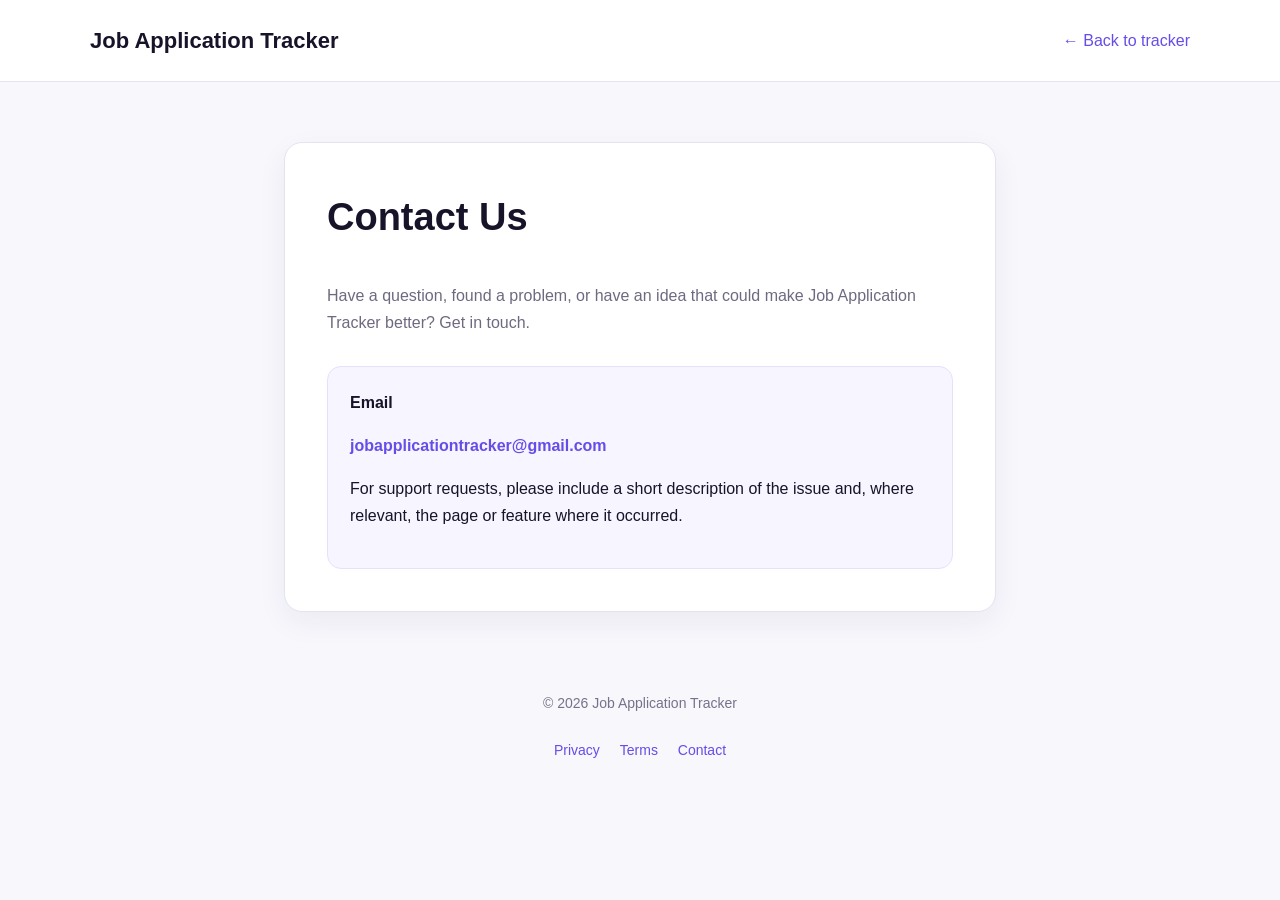
<file: contact.html>
<!DOCTYPE html>
<html lang="en">
<head>
    <meta charset="UTF-8">

    <meta name="viewport" content="width=device-width, initial-scale=1.0">

    <title>Contact | Job Application Tracker</title>

    <meta name="description"
          content="Contact Job Application Tracker for support, feedback, questions, or suggestions.">

    <meta name="robots" content="index, follow">

    <link rel="canonical" href="https://YOUR-DOMAIN.com/contact.html">

    <style>
        * {
            box-sizing: border-box;
        }

        body {
            margin: 0;
            font-family: Arial, Helvetica, sans-serif;
            background: #f7f7fc;
            color: #171329;
            line-height: 1.7;
        }

        .site-header {
            background: #ffffff;
            border-bottom: 1px solid #e5e2f2;
            padding: 22px 24px;
        }

        .header-inner {
            max-width: 1100px;
            margin: auto;
            display: flex;
            align-items: center;
            justify-content: space-between;
        }

        .brand {
            color: #171329;
            text-decoration: none;
            font-size: 22px;
            font-weight: 700;
        }

        .back-link {
            color: #654de8;
            text-decoration: none;
        }

        .container {
            max-width: 760px;
            margin: 60px auto;
            padding: 0 24px;
        }

        .card {
            background: #ffffff;
            border: 1px solid #e5e2f2;
            border-radius: 18px;
            padding: 42px;
            box-shadow: 0 10px 30px rgba(40, 30, 90, 0.06);
        }

        h1 {
            margin-top: 0;
            font-size: 38px;
        }

        .intro {
            color: #6f6980;
            margin-bottom: 30px;
        }

        .contact-box {
            background: #f7f5ff;
            border: 1px solid #e5e0ff;
            border-radius: 14px;
            padding: 22px;
            margin-top: 25px;
        }

        .contact-box a {
            color: #654de8;
            font-weight: 600;
            text-decoration: none;
        }

        footer {
            max-width: 760px;
            margin: 40px auto;
            padding: 20px 24px;
            text-align: center;
            color: #77728b;
            font-size: 14px;
        }

        footer a {
            margin: 0 8px;
            text-decoration: none;
            color: #654de8;
        }

        @media (max-width: 600px) {

            .card {
                padding: 25px;
            }

            h1 {
                font-size: 30px;
            }

            .header-inner {
                flex-direction: column;
                align-items: flex-start;
                gap: 10px;
            }
        }
    </style>
</head>

<body>

<header class="site-header">
    <div class="header-inner">

        <a href="index.html" class="brand">
            Job Application Tracker
        </a>

        <a href="index.html" class="back-link">
            ← Back to tracker
        </a>

    </div>
</header>

<main class="container">

    <section class="card">

        <h1>Contact Us</h1>

        <p class="intro">
            Have a question, found a problem, or have an idea that could make
            Job Application Tracker better? Get in touch.
        </p>

        <div class="contact-box">

            <strong>Email</strong>

            <p>
                <a href="mailto:jobapplicationtracker@gmail.com">
                    jobapplicationtracker@gmail.com
                </a>
            </p>

            <p>
                For support requests, please include a short description of
                the issue and, where relevant, the page or feature where it
                occurred.
            </p>

        </div>

    </section>

</main>

<footer>

    © 2026 Job Application Tracker

    <br><br>

    <a href="privacy.html">Privacy</a>
    <a href="terms.html">Terms</a>
    <a href="contact.html">Contact</a>

</footer>

</body>
</html>
</file>
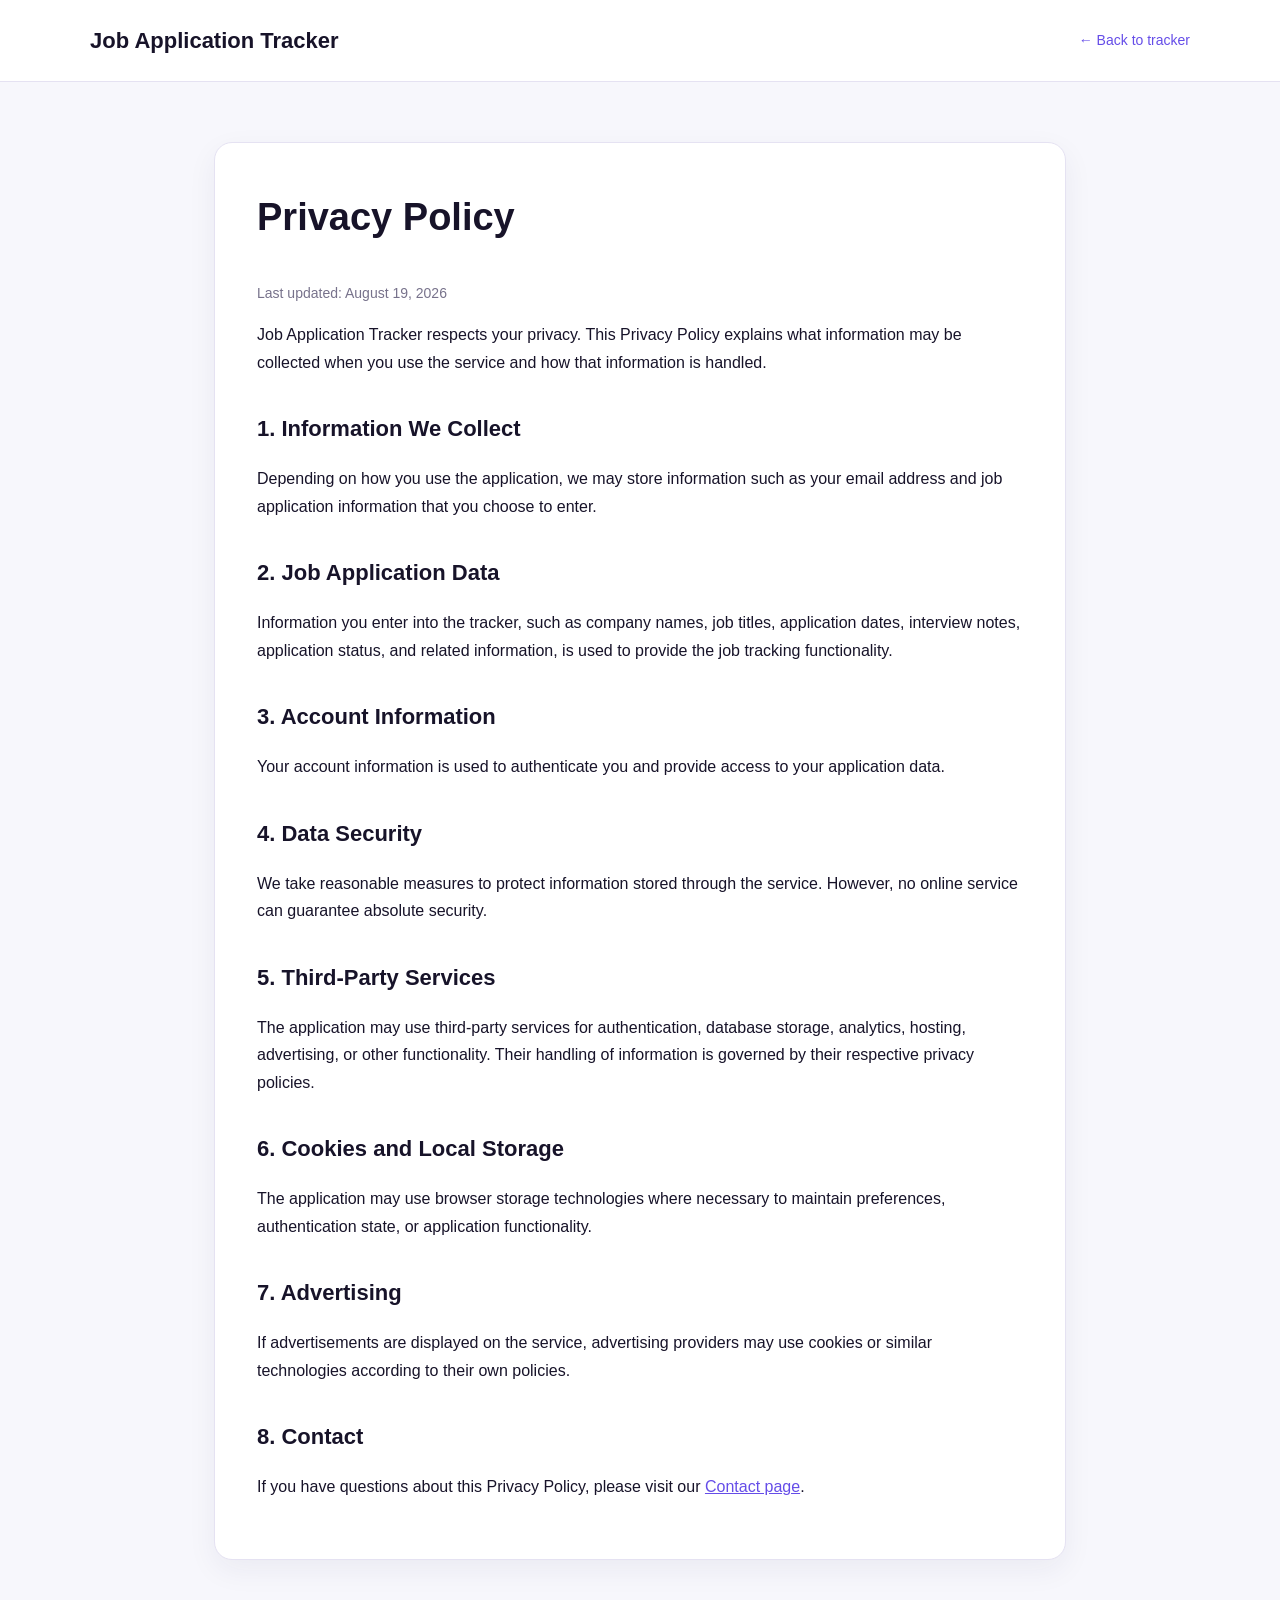
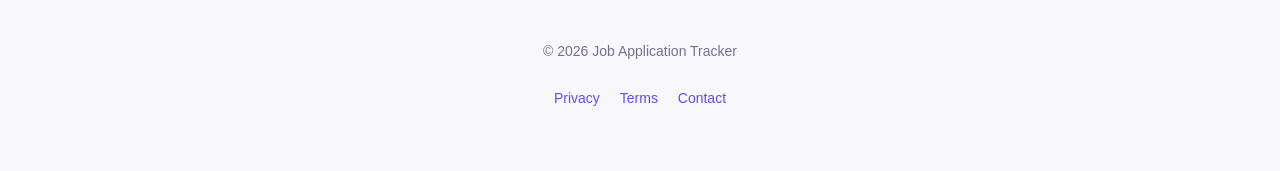
<file: privacy.html>
<!DOCTYPE html>
<html lang="en">
<head>
    <meta charset="UTF-8">

    <meta name="viewport" content="width=device-width, initial-scale=1.0">

    <title>Privacy Policy | Job Application Tracker</title>

    <meta name="description"
          content="Privacy Policy for Job Application Tracker. Learn how your job application data is stored, protected, and used.">

    <meta name="robots" content="index, follow">

    <link rel="canonical" href="https://YOUR-DOMAIN.com/privacy.html">

    <style>
        * {
            box-sizing: border-box;
        }

        body {
            margin: 0;
            font-family: Arial, Helvetica, sans-serif;
            background: #f7f7fc;
            color: #171329;
            line-height: 1.7;
        }

        .site-header {
            background: #ffffff;
            border-bottom: 1px solid #e5e2f2;
            padding: 22px 24px;
        }

        .header-inner {
            max-width: 1100px;
            margin: auto;
            display: flex;
            align-items: center;
            justify-content: space-between;
            gap: 20px;
        }

        .brand {
            text-decoration: none;
            color: #171329;
            font-weight: 700;
            font-size: 22px;
        }

        .back-link {
            color: #654de8;
            text-decoration: none;
            font-size: 14px;
        }

        .container {
            max-width: 900px;
            margin: 60px auto;
            padding: 0 24px;
        }

        .card {
            background: #ffffff;
            border: 1px solid #e5e2f2;
            border-radius: 18px;
            padding: 42px;
            box-shadow: 0 10px 30px rgba(40, 30, 90, 0.06);
        }

        h1 {
            margin-top: 0;
            font-size: 38px;
        }

        h2 {
            margin-top: 34px;
            font-size: 22px;
        }

        a {
            color: #654de8;
        }

        .updated {
            color: #77728b;
            font-size: 14px;
        }

        footer {
            max-width: 900px;
            margin: 40px auto;
            padding: 20px 24px;
            text-align: center;
            color: #77728b;
            font-size: 14px;
        }

        footer a {
            margin: 0 8px;
            text-decoration: none;
        }

        @media (max-width: 600px) {
            .card {
                padding: 25px;
            }

            h1 {
                font-size: 30px;
            }

            .header-inner {
                flex-direction: column;
                align-items: flex-start;
            }
        }
    </style>
</head>

<body>

<header class="site-header">
    <div class="header-inner">
        <a href="index.html" class="brand">
            Job Application Tracker
        </a>

        <a href="index.html" class="back-link">
            ← Back to tracker
        </a>
    </div>
</header>

<main class="container">
    <article class="card">

        <h1>Privacy Policy</h1>

        <p class="updated">
            Last updated: August 19, 2026
        </p>

        <p>
            Job Application Tracker respects your privacy. This Privacy Policy
            explains what information may be collected when you use the service
            and how that information is handled.
        </p>

        <h2>1. Information We Collect</h2>

        <p>
            Depending on how you use the application, we may store information
            such as your email address and job application information that you
            choose to enter.
        </p>

        <h2>2. Job Application Data</h2>

        <p>
            Information you enter into the tracker, such as company names,
            job titles, application dates, interview notes, application status,
            and related information, is used to provide the job tracking
            functionality.
        </p>

        <h2>3. Account Information</h2>

        <p>
            Your account information is used to authenticate you and provide
            access to your application data.
        </p>

        <h2>4. Data Security</h2>

        <p>
            We take reasonable measures to protect information stored through
            the service. However, no online service can guarantee absolute
            security.
        </p>

        <h2>5. Third-Party Services</h2>

        <p>
            The application may use third-party services for authentication,
            database storage, analytics, hosting, advertising, or other
            functionality. Their handling of information is governed by their
            respective privacy policies.
        </p>

        <h2>6. Cookies and Local Storage</h2>

        <p>
            The application may use browser storage technologies where necessary
            to maintain preferences, authentication state, or application
            functionality.
        </p>

        <h2>7. Advertising</h2>

        <p>
            If advertisements are displayed on the service, advertising
            providers may use cookies or similar technologies according to
            their own policies.
        </p>

        <h2>8. Contact</h2>

        <p>
            If you have questions about this Privacy Policy, please visit our
            <a href="contact.html">Contact page</a>.
        </p>

    </article>
</main>

<footer>
    © 2026 Job Application Tracker
    <br><br>
    <a href="privacy.html">Privacy</a>
    <a href="terms.html">Terms</a>
    <a href="contact.html">Contact</a>
</footer>

</body>
</html>
</file>
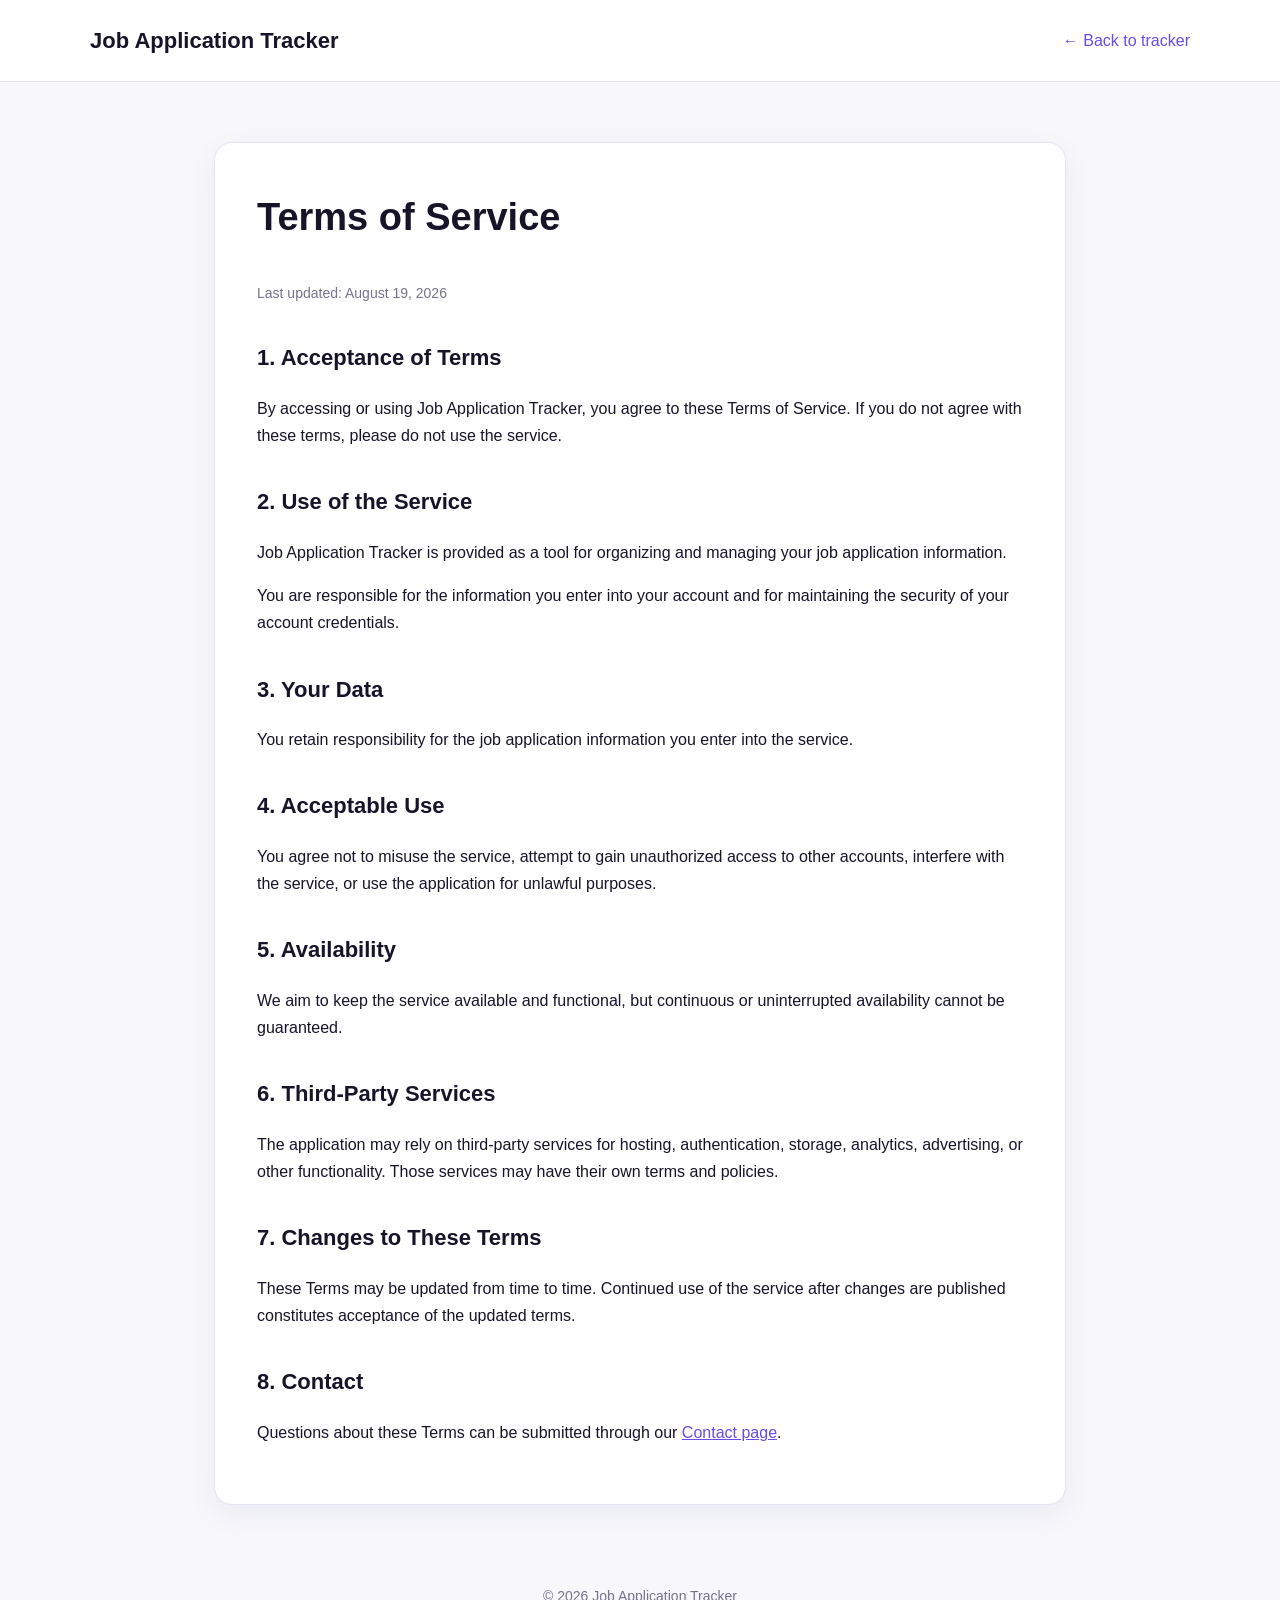
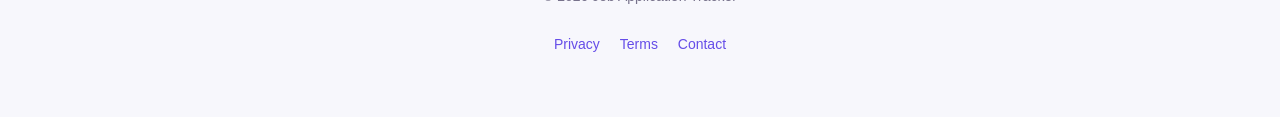
<file: terms.html>
<!DOCTYPE html>
<html lang="en">
<head>
    <meta charset="UTF-8">

    <meta name="viewport" content="width=device-width, initial-scale=1.0">

    <title>Terms of Service | Job Application Tracker</title>

    <meta name="description"
          content="Terms of Service for Job Application Tracker. Read the terms governing use of the job application tracking service.">

    <meta name="robots" content="index, follow">

    <link rel="canonical" href="https://YOUR-DOMAIN.com/terms.html">

    <style>
        * {
            box-sizing: border-box;
        }

        body {
            margin: 0;
            font-family: Arial, Helvetica, sans-serif;
            background: #f7f7fc;
            color: #171329;
            line-height: 1.7;
        }

        .site-header {
            background: #ffffff;
            border-bottom: 1px solid #e5e2f2;
            padding: 22px 24px;
        }

        .header-inner {
            max-width: 1100px;
            margin: auto;
            display: flex;
            justify-content: space-between;
            align-items: center;
        }

        .brand {
            color: #171329;
            text-decoration: none;
            font-size: 22px;
            font-weight: 700;
        }

        .back-link {
            color: #654de8;
            text-decoration: none;
        }

        .container {
            max-width: 900px;
            margin: 60px auto;
            padding: 0 24px;
        }

        .card {
            background: #ffffff;
            border: 1px solid #e5e2f2;
            border-radius: 18px;
            padding: 42px;
            box-shadow: 0 10px 30px rgba(40, 30, 90, 0.06);
        }

        h1 {
            margin-top: 0;
            font-size: 38px;
        }

        h2 {
            margin-top: 34px;
            font-size: 22px;
        }

        a {
            color: #654de8;
        }

        .updated {
            color: #77728b;
            font-size: 14px;
        }

        footer {
            max-width: 900px;
            margin: 40px auto;
            padding: 20px 24px;
            text-align: center;
            color: #77728b;
            font-size: 14px;
        }

        footer a {
            margin: 0 8px;
            text-decoration: none;
        }

        @media (max-width: 600px) {
            .card {
                padding: 25px;
            }

            h1 {
                font-size: 30px;
            }

            .header-inner {
                flex-direction: column;
                align-items: flex-start;
                gap: 10px;
            }
        }
    </style>
</head>

<body>

<header class="site-header">
    <div class="header-inner">

        <a href="index.html" class="brand">
            Job Application Tracker
        </a>

        <a href="index.html" class="back-link">
            ← Back to tracker
        </a>

    </div>
</header>

<main class="container">
    <article class="card">

        <h1>Terms of Service</h1>

        <p class="updated">
            Last updated: August 19, 2026
        </p>

        <h2>1. Acceptance of Terms</h2>

        <p>
            By accessing or using Job Application Tracker, you agree to these
            Terms of Service. If you do not agree with these terms, please do
            not use the service.
        </p>

        <h2>2. Use of the Service</h2>

        <p>
            Job Application Tracker is provided as a tool for organizing and
            managing your job application information.
        </p>

        <p>
            You are responsible for the information you enter into your account
            and for maintaining the security of your account credentials.
        </p>

        <h2>3. Your Data</h2>

        <p>
            You retain responsibility for the job application information you
            enter into the service.
        </p>

        <h2>4. Acceptable Use</h2>

        <p>
            You agree not to misuse the service, attempt to gain unauthorized
            access to other accounts, interfere with the service, or use the
            application for unlawful purposes.
        </p>

        <h2>5. Availability</h2>

        <p>
            We aim to keep the service available and functional, but continuous
            or uninterrupted availability cannot be guaranteed.
        </p>

        <h2>6. Third-Party Services</h2>

        <p>
            The application may rely on third-party services for hosting,
            authentication, storage, analytics, advertising, or other
            functionality. Those services may have their own terms and
            policies.
        </p>

        <h2>7. Changes to These Terms</h2>

        <p>
            These Terms may be updated from time to time. Continued use of the
            service after changes are published constitutes acceptance of the
            updated terms.
        </p>

        <h2>8. Contact</h2>

        <p>
            Questions about these Terms can be submitted through our
            <a href="contact.html">Contact page</a>.
        </p>

    </article>
</main>

<footer>
    © 2026 Job Application Tracker
    <br><br>
    <a href="privacy.html">Privacy</a>
    <a href="terms.html">Terms</a>
    <a href="contact.html">Contact</a>
</footer>

</body>
</html>
</file>
